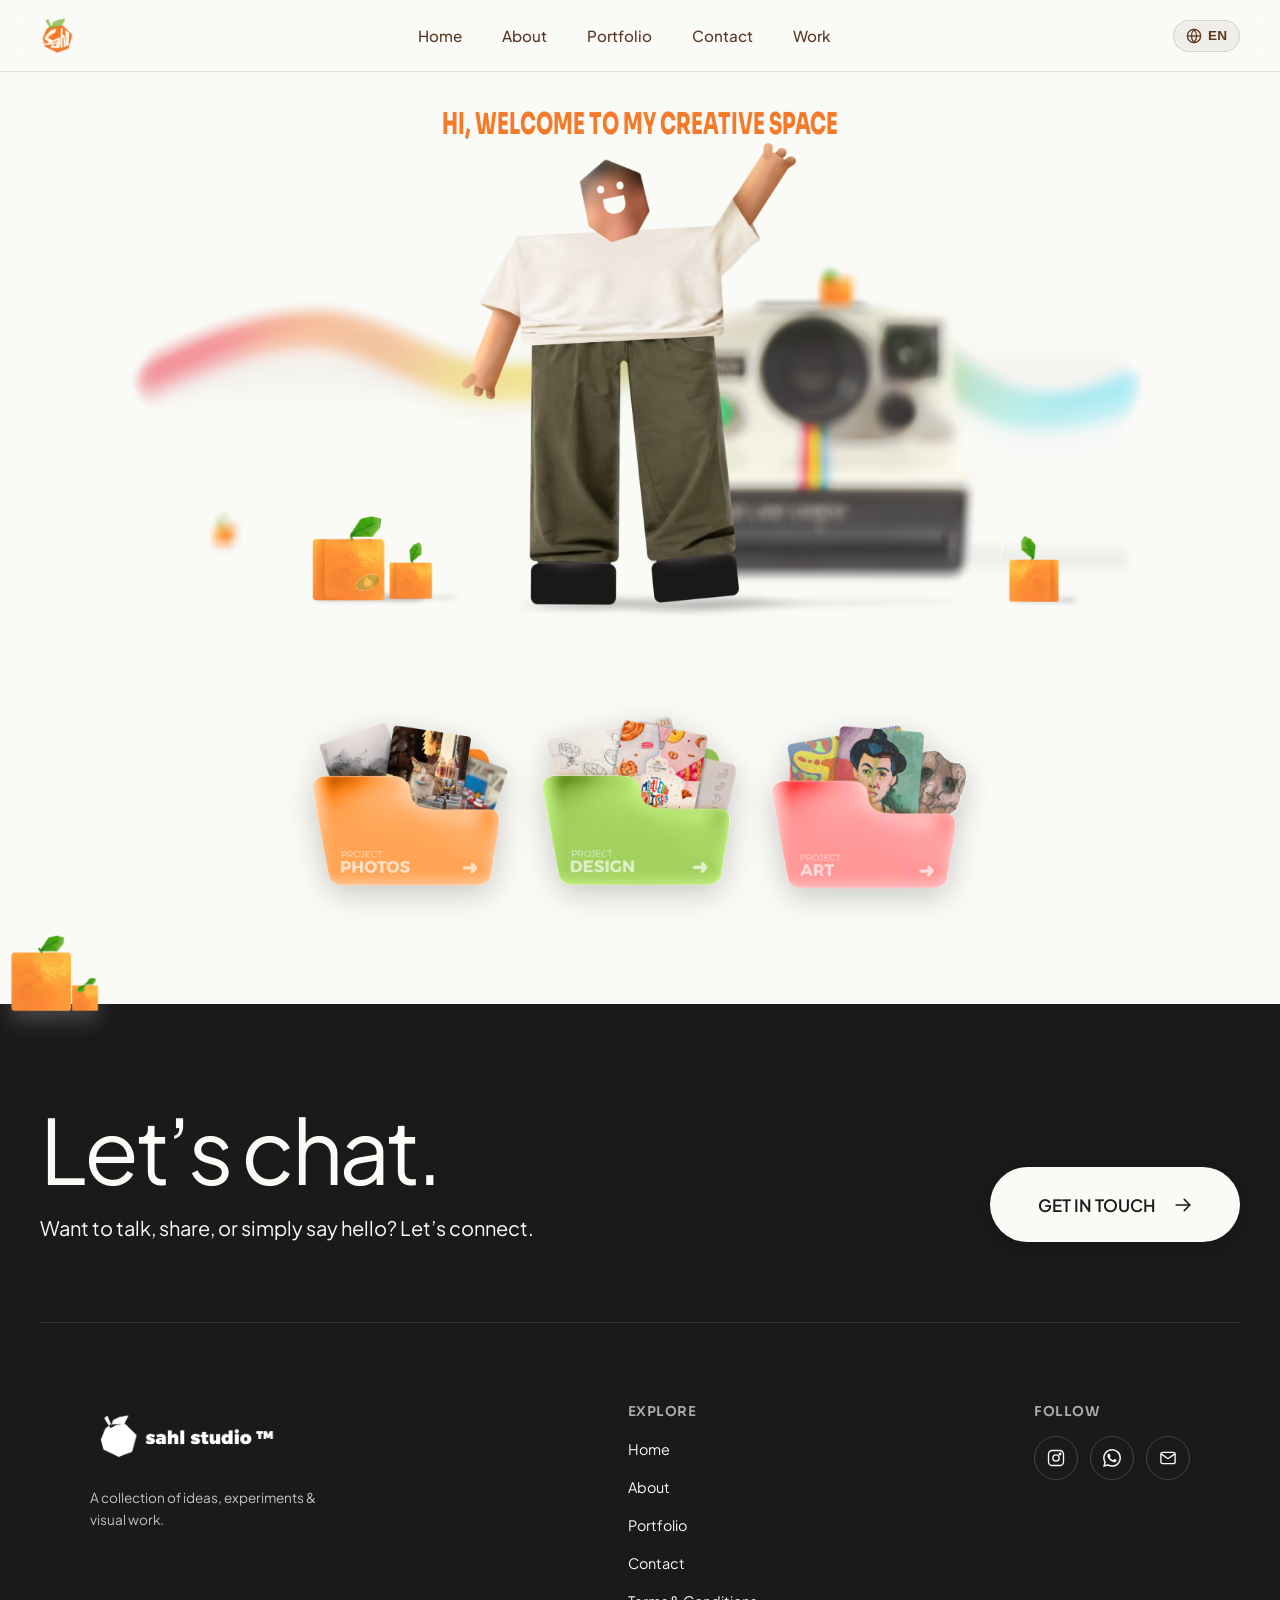
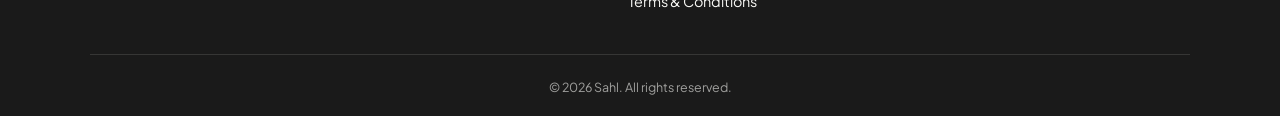
<file: index.html>
<!doctype html>
<html lang="en">
    <head>
        <meta charset="UTF-8" />
        <meta http-equiv="CONTENT-TYPE" content="text/html; charset=UTF-8" />
        <meta name="viewport" content="width=device-width, initial-scale=1.0" />
        <meta name="description" content="Portfolio of Sahl Lahouaoui" />
        <meta name="author" content="Sahl Lahouaoui" />
        <meta name="theme-color" content="#1A1A1A" />
        <link rel="icon" href="images/sahl studio logo favicon.webp" />
        <meta property="og:title" content="Sahl Portfolio" />
        <meta property="og:image" content="images/preview.jpg" />
        <meta property="og:type" content="website" />
        <link rel="stylesheet" href="styles/style.css" />
        <link rel="preconnect" href="https://fonts.googleapis.com" />
        <link rel="preconnect" href="https://fonts.gstatic.com" crossorigin />
        <link
            rel="stylesheet"
            href="https://fonts.googleapis.com/css2?family=Plus+Jakarta+Sans:wght@200..800&family=Sora:wght@100..800&display=swap"
        />
        <meta name="color-scheme" content="light" />
        <title>Sahl Portfolio</title>
    </head>
    <body>
        <site-loader></site-loader>
        <script type="module" src="components/SiteLoader.js"></script>
        <site-theme></site-theme>
        <site-header></site-header>
        <protected-img></protected-img>

        <section class="hero">
            <h1 class="hero-titel">Hi</h1>
            <h1 class="hero-subtitel-phone">WELCOME TO MY CREATIVE SPACE</h1>
            <h1 class="hero-subtitel-pc" data-i18n="hero_subtitel_pc" data-i18n-fit>
                HI, WELCOME TO MY CREATIVE SPACE
            </h1>
            <img src="images/home/hero img.webp" class="hero-img protected" />
        </section>

        <section class="portfolio">
            <div class="port-links">
                <a href="photography.html"
                    ><img src="images/home/link-img-photo.webp" class="protected"
                /></a>
                <a href="design.html"
                    ><img src="images/home/link-img-design.webp" class="protected"
                /></a>
                <a href="ART.html"><img src="images/home/link-img-art.webp" class="protected" /></a>
            </div>
        </section>
      <!-- about section -->
   <!--   <section class="about">
        <div class="g1"><img src="images/home/"></div>
        <div class="g2">2</div>
        <div class="g3">3</div>
        <div class="g4">4</div>
      </section> -->

      
      <!-- footer sub --> 
        <section class="footer-sub">
            <img src="images/home/orange.webp" />
        </section>
        <!-- =========================
           CONTACT SECTION
      ========================= -->

        <section class="contact-section" id="contact">
            <div class="contact-top">
                <div class="contact-text">
                    <h2 data-i18n="h2_contact">Let’s chat.</h2>
                    <p data-i18n="p_contact">
                        Want to talk, share, or simply say hello? Let’s connect.
                    </p>
                </div>
                <a href="contact.html" class="contact-button">
                    <span data-i18n="span_contact">GET IN TOUCH</span>
                    <span class="arrow">
                        <svg viewBox="0 0 20 20" fill="none" aria-hidden="true">
                            <path
                                d="M3.125 10H16.875"
                                stroke="currentColor"
                                stroke-width="1.5"
                                stroke-linecap="round"
                                stroke-linejoin="round"
                            />
                            <path
                                d="M11.25 4.375L16.875 10L11.25 15.625"
                                stroke="currentColor"
                                stroke-width="1.5"
                                stroke-linecap="round"
                                stroke-linejoin="round"
                            />
                        </svg>
                    </span>
                </a>
            </div>
            <div class="contact-line"></div>
        </section>

        <site-footer></site-footer>
        <script type="module" src="components/SiteFooter.js"></script>
        <script type="module" src="components/SiteHeader.js"></script>
        <script type="module" src="components/Theme.js"></script>
        <script type="module" src="components/ProtectedImg.js"></script>
    </body>
</html>
</file>
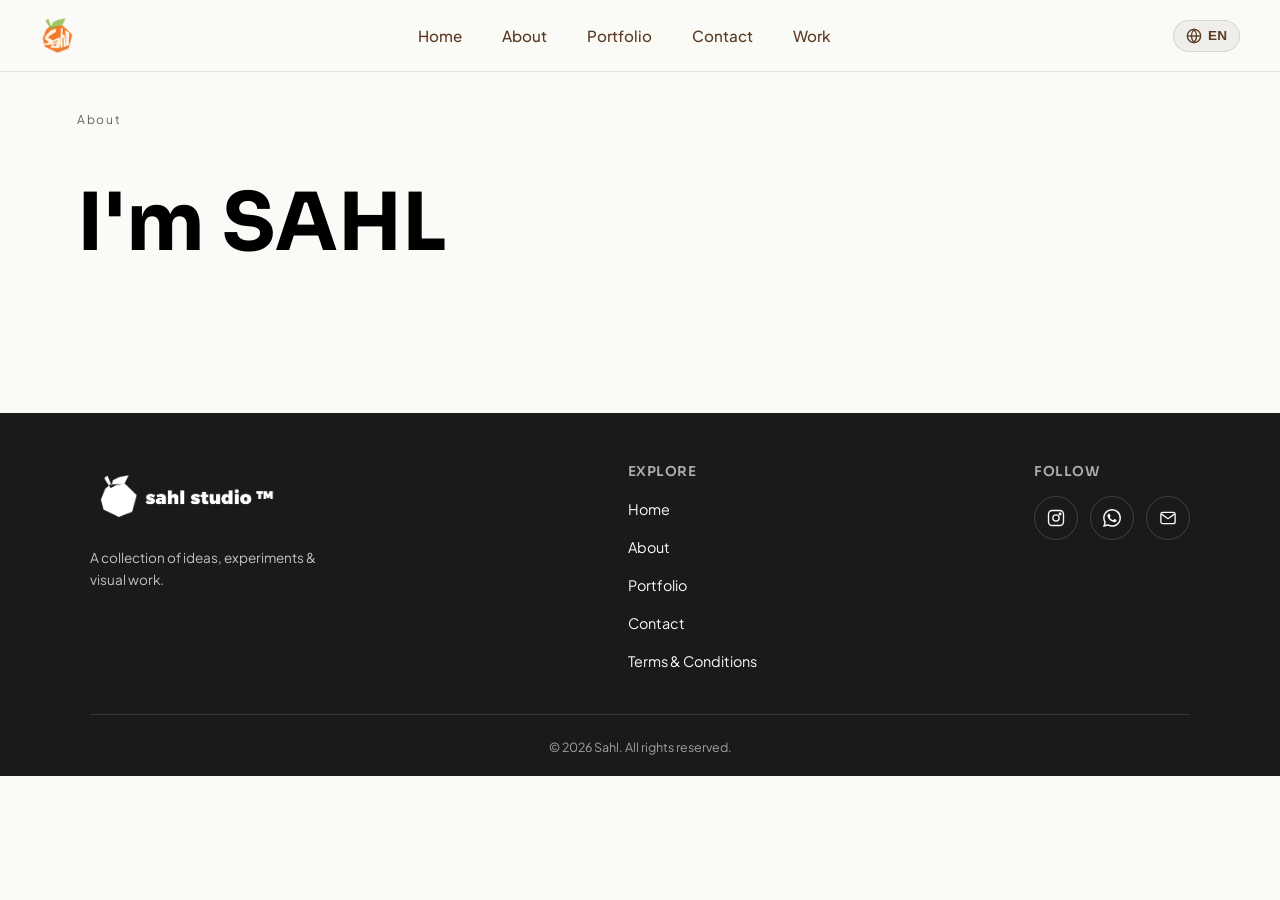
<file: about.html>
<!doctype html>
<html lang="en">
    <head>
        <meta charset="UTF-8" />
        <meta http-equiv="CONTENT-TYPE" content="text/html; charset=UTF-8" />
        <meta name="viewport" content="width=device-width, initial-scale=1.0" />
        <meta name="description" content="Portfolio of Sahl Lahouaoui" />
        <meta name="author" content="Sahl Lahouaoui" />
        <meta name="theme-color" content="var(--black)" />
        <link rel="icon" href="images/sahl studio logo favicon.webp" />
        <meta property="og:title" content="Sahl Portfolio" />
        <meta property="og:image" content="images/preview.jpg" />
        <meta property="og:type" content="website" />
        <link rel="stylesheet" href="styles/about.css" />
        <link rel="preconnect" href="https://fonts.googleapis.com" />
        <link rel="preconnect" href="https://fonts.gstatic.com" crossorigin />
        <link
            rel="stylesheet"
            href="https://fonts.googleapis.com/css2?family=Plus+Jakarta+Sans:wght@200..800&family=Sora:wght@100..800&display=swap"
        />
        <meta name="color-scheme" content="light" />
        <title>About - Sahl</title>
    </head>
    <body>
        <site-theme></site-theme>
        <site-header></site-header>

        <section class="about">
            <span class="about-label">About</span>
            <div class="about-1">
                <h1>I'm SAHL</h1>
            </div>
        </section>

        <site-footer></site-footer>
        <script type="module" src="components/SiteFooter.js"></script>
        <script type="module" src="components/SiteHeader.js"></script>
        <script type="module" src="components/Theme.js"></script>
    </body>
</html>
</file>
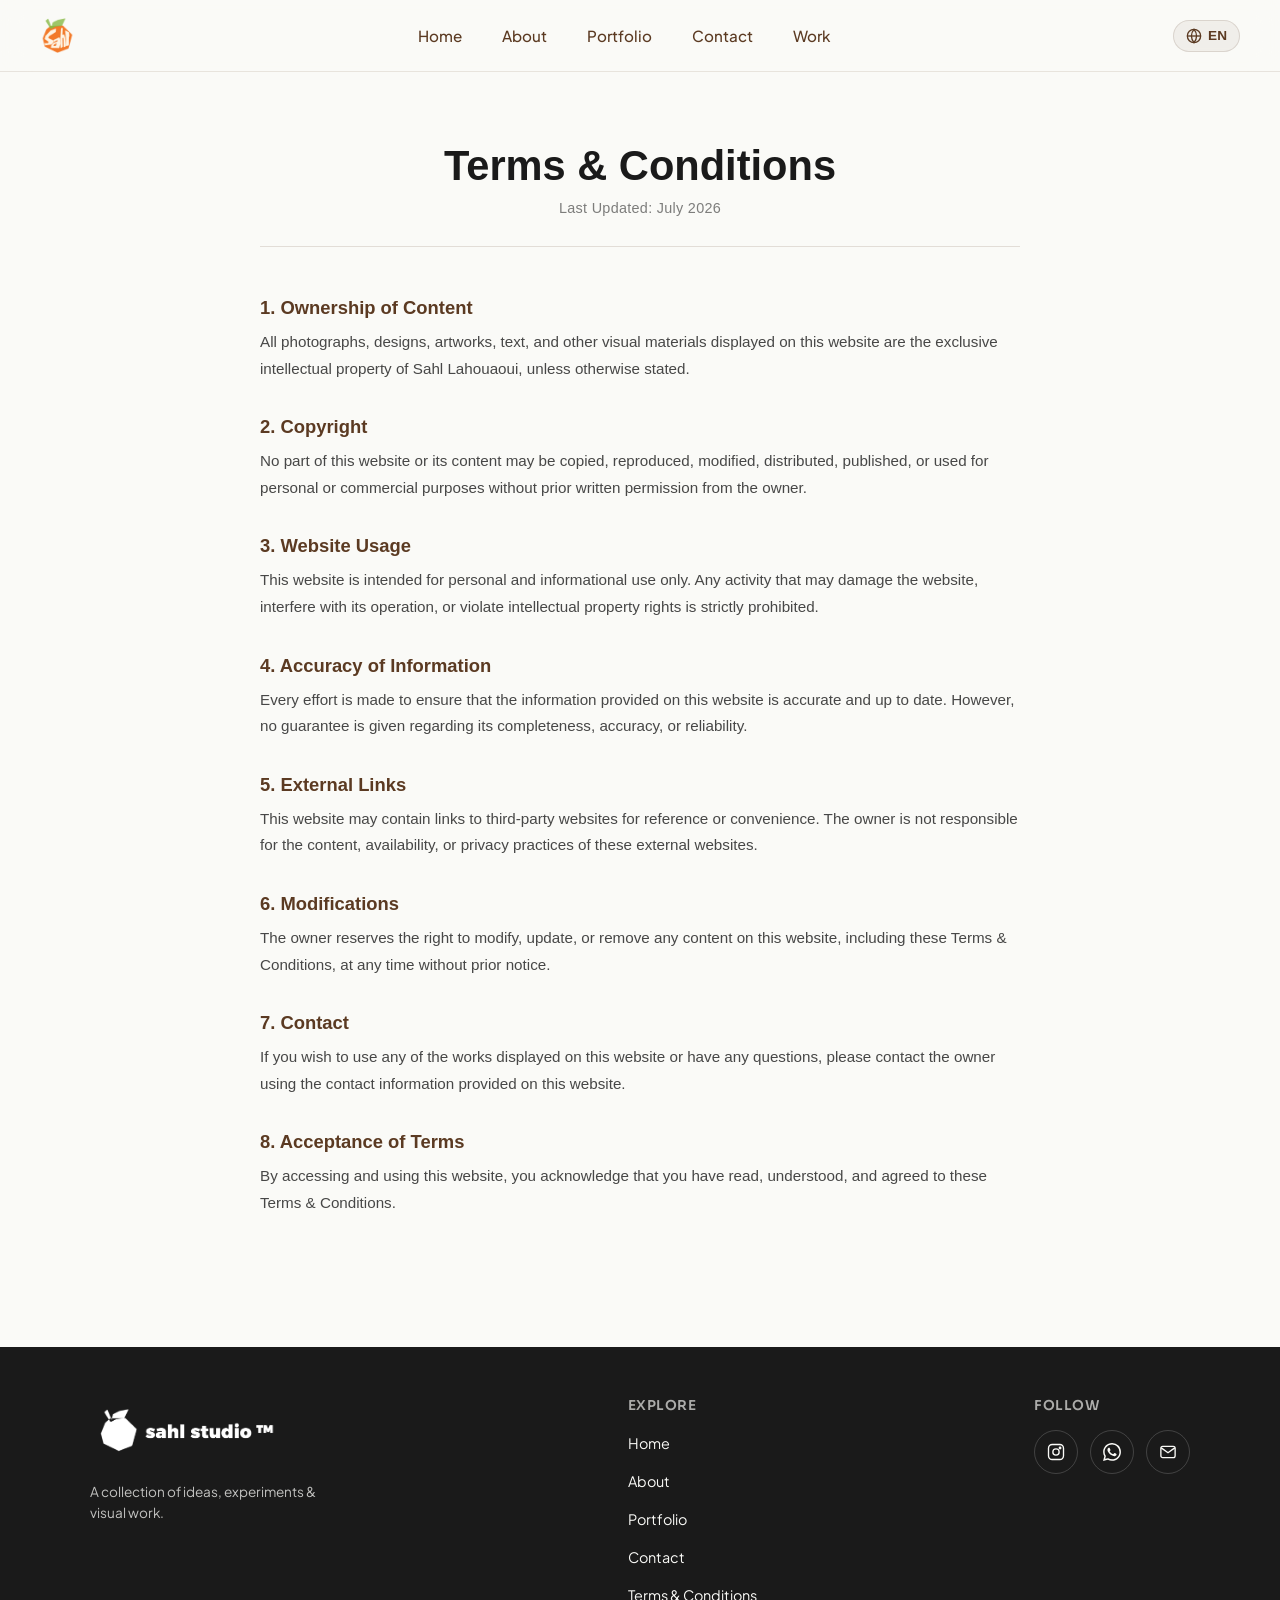
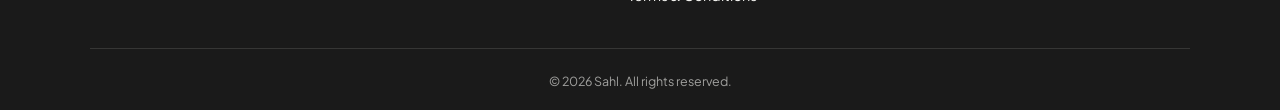
<file: terms.html>
<!doctype html>
<html lang="en">
    <head>
        <meta charset="UTF-8" />
        <meta http-equiv="CONTENT-TYPE" content="text/html; charset=UTF-8" />
        <meta name="viewport" content="width=device-width, initial-scale=1.0" />
        <meta name="description" content="Portfolio of Sahl Lahouaoui" />
        <meta name="author" content="Sahl Lahouaoui" />
        <meta name="theme-color" content="var(--black)" />
        <link rel="icon" href="images/logo/logo-favicon.webp" />
        <meta property="og:title" content="Sahl Portfolio" />
        <meta property="og:image" content="images/logo/preview.webp" />
        <meta property="og:type" content="website" />
        <link rel="stylesheet" href="styles/terms-style.css" />
        <link rel="preconnect" href="https://fonts.googleapis.com" />
        <link rel="preconnect" href="https://fonts.gstatic.com" crossorigin />
        <link
            rel="stylesheet"
            href="https://fonts.googleapis.com/css2?family=Plus+Jakarta+Sans:wght@200..800&family=Sora:wght@100..800&display=swap"
        />
        <meta name="color-scheme" content="light" />
        <title>Terms & Conditions - Sahl</title>
    </head>
    <body>
        <site-theme></site-theme>
        <site-header></site-header>

        <div class="overlay" id="overlay"></div>

        <!-- ===== TERMS & CONDITIONS ===== -->
        <section class="terms-section">
            <div class="terms-wrapper">
                <div class="terms-head">
                    <h1 class="terms-title" data-i18n="terms_title">Terms & Conditions</h1>
                    <p class="terms-updated" data-i18n="terms_updated">Last Updated: July 2026</p>
                </div>

                <div class="terms-body">
                    <article class="terms-item">
                        <h2 data-i18n="t1_title">1. Ownership of Content</h2>
                        <p data-i18n="t1_text">
                            All photographs, designs, artworks, text, and other visual materials
                            displayed on this website are the exclusive intellectual property of
                            Sahl Lahouaoui, unless otherwise stated.
                        </p>
                    </article>

                    <article class="terms-item">
                        <h2 data-i18n="t2_title">2. Copyright</h2>
                        <p data-i18n="t2_text">
                            No part of this website or its content may be copied, reproduced,
                            modified, distributed, published, or used for personal or commercial
                            purposes without prior written permission from the owner.
                        </p>
                    </article>

                    <article class="terms-item">
                        <h2 data-i18n="t3_title">3. Website Usage</h2>
                        <p data-i18n="t3_text">
                            This website is intended for personal and informational use only. Any
                            activity that may damage the website, interfere with its operation, or
                            violate intellectual property rights is strictly prohibited.
                        </p>
                    </article>

                    <article class="terms-item">
                        <h2 data-i18n="t4_title">4. Accuracy of Information</h2>
                        <p data-i18n="t4_text">
                            Every effort is made to ensure that the information provided on this
                            website is accurate and up to date. However, no guarantee is given
                            regarding its completeness, accuracy, or reliability.
                        </p>
                    </article>

                    <article class="terms-item">
                        <h2 data-i18n="t5_title">5. External Links</h2>
                        <p data-i18n="t5_text">
                            This website may contain links to third-party websites for reference or
                            convenience. The owner is not responsible for the content, availability,
                            or privacy practices of these external websites.
                        </p>
                    </article>

                    <article class="terms-item">
                        <h2 data-i18n="t6_title">6. Modifications</h2>
                        <p data-i18n="t6_text">
                            The owner reserves the right to modify, update, or remove any content on
                            this website, including these Terms & Conditions, at any time without
                            prior notice.
                        </p>
                    </article>

                    <article class="terms-item">
                        <h2 data-i18n="t7_title">7. Contact</h2>
                        <p data-i18n="t7_text">
                            If you wish to use any of the works displayed on this website or have
                            any questions, please contact the owner using the contact information
                            provided on this website.
                        </p>
                    </article>

                    <article class="terms-item">
                        <h2 data-i18n="t8_title">8. Acceptance of Terms</h2>
                        <p data-i18n="t8_text">
                            By accessing and using this website, you acknowledge that you have read,
                            understood, and agreed to these Terms & Conditions.
                        </p>
                    </article>
                </div>
            </div>
        </section>

        <site-footer></site-footer>
        <script type="module" src="components/SiteFooter.js"></script>
        <script type="module" src="components/SiteHeader.js"></script>
        <script type="module" src="components/Theme.js"></script>
    </body>
</html>
</file>
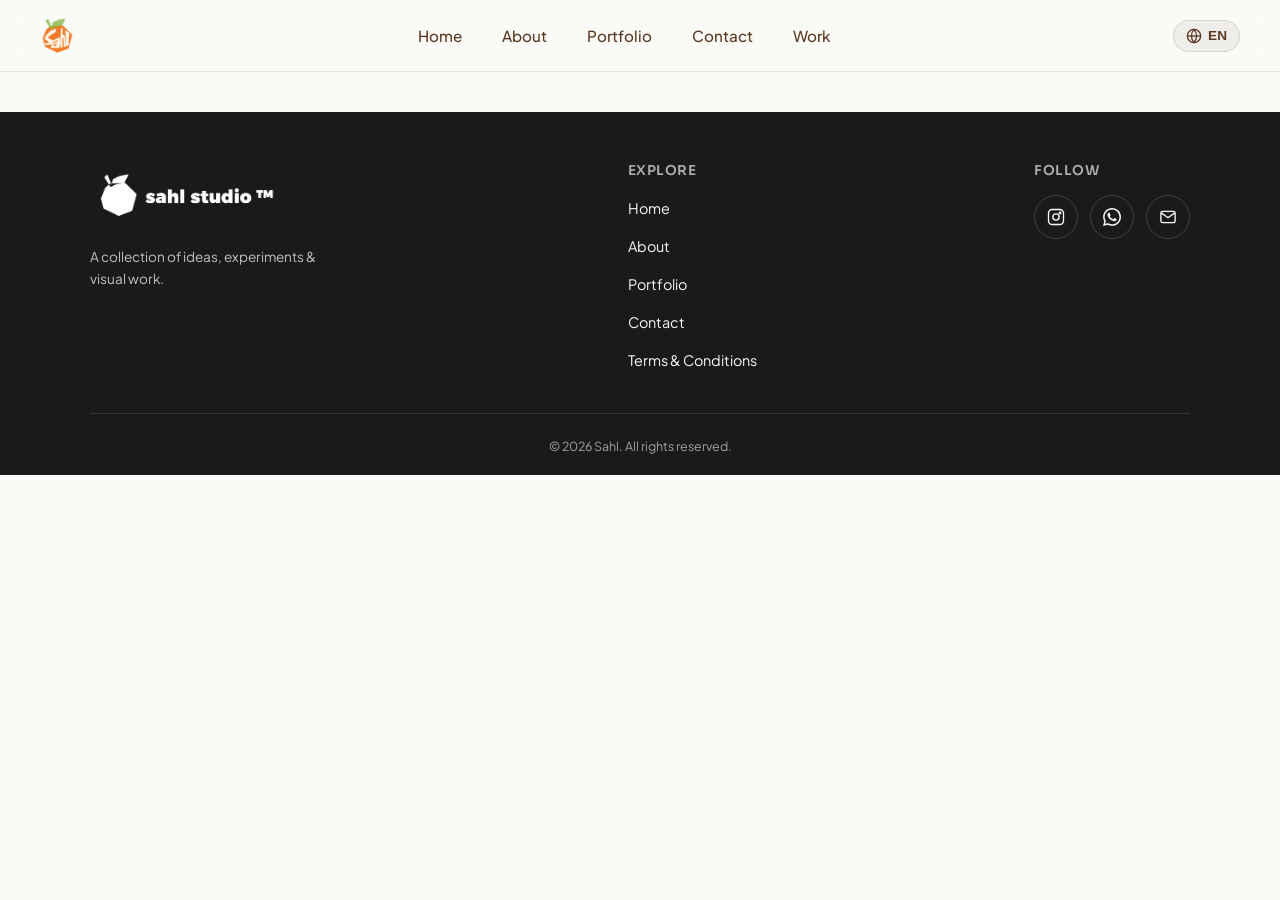
<file: test.html>
<!doctype html>
<html lang="en">
    <head>
        <meta charset="UTF-8" />
        <meta http-equiv="CONTENT-TYPE" content="text/html; charset=UTF-8" />
        <meta name="viewport" content="width=device-width, initial-scale=1.0" />
        <meta name="description" content="Portfolio of Sahl Lahouaoui" />
        <meta name="author" content="Sahl Lahouaoui" />
        <meta name="theme-color" content="var(--black)" />
        <link rel="icon" href="images/sahl studio logo favicon.webp" />
        <meta property="og:title" content="Sahl Portfolio" />
        <meta property="og:image" content="images/preview.jpg" />
        <meta property="og:type" content="website" />
        <link rel="stylesheet" href="styles/terms-style.css" />
        <link rel="preconnect" href="https://fonts.googleapis.com" />
        <link rel="preconnect" href="https://fonts.gstatic.com" crossorigin />
        <link
            rel="stylesheet"
            href="https://fonts.googleapis.com/css2?family=Plus+Jakarta+Sans:wght@200..800&family=Sora:wght@100..800&display=swap"
        />
        <meta name="color-scheme" content="light" />
        <title>design - Sahl</title>
    </head>
    <body>
        <site-theme></site-theme>
        <site-header></site-header>

        <site-footer></site-footer>
        <script type="module" src="components/SiteFooter.js"></script>
        <script type="module" src="components/SiteHeader.js"></script>
        <script type="module" src="components/Theme.js"></script>
    </body>
</html>
</file>
<file: styles/style.css>
.invisible-space {
    display: none;
}

.hero {
    display: flex;
    flex-direction: column;
    align-items: center;
    justify-items: center;
    margin: 40px 0px 80px 0;
}

.hero-titel {
    font-size: 320px;
    font-weight: 900;
    color: var(--black);
    display: none;
}

.hero-subtitel-pc {
    font-size: 20px;
    font-weight: 900;
    color: var(--orange);
    transform: scaleY(1.5);
}

.hero-subtitel-phone {
    display: none;
}

.hero-img {
    width: 80%;
    height: auto;
}
/* ========================================
              PORTFOLIO
======================================== */

.portfolio {
    display: flex;

    justify-content: center;

    margin: 40px 0 100px;
}

.port-links {
    display: flex;

    justify-content: center;
    align-items: center;

    gap: 30px;
}

.port-links img {
    width: 200px;

    height: auto;

    display: block;

    filter: drop-shadow(0 8px 15px rgba(0, 0, 0, 0.2));

    transition: transform 0.3s ease;
}

.port-links img:hover {
    transform: scale(1.05);
}

/* =========================
           CONTACT
========================= */
.contact-section {
    background: var(--black);

    color: var(--white);

    padding: 100px 40px 30px;

    margin-top: 30px;
}

.contact-top {
    display: flex;

    justify-content: space-between;

    align-items: flex-end;

    gap: 60px;

    max-width: 1400px;

    margin: 0 auto;
}

.contact-text {
    max-width: 700px;
}

.contact-text h2 {
    margin: 0 0 20px;

    font-size: clamp(60px, 7vw, 90px);

    font-weight: 400;

    line-height: 1;

    letter-spacing: -0.04em;
}

.contact-text p {
    margin: 0;

    max-width: 650px;

    font-size: clamp(17px, 2vw, 20px);

    line-height: 1.4;
}

/* CONTACT LINE */

.contact-line {
    width: 100%;

    max-width: 1400px;

    height: 1px;

    background: #333;

    margin: 80px auto 0;
}

/* CONTACT BUTTON */

.contact-button {
    background: var(--white);

    color: var(--black);
}

/* ========================================
              BUTTONS
======================================== */

.contact-button {
    min-width: 250px;

    height: 75px;

    display: flex;

    align-items: center;
    justify-content: center;

    gap: 18px;

    border-radius: 100px;

    text-decoration: none;

    font-size: 17px;

    font-weight: 600;

    flex-shrink: 0;

    box-shadow: 0 4px 20px rgba(0, 0, 0, 0.2);

    transition:
        transform 0.2s ease,
        box-shadow 0.2s ease,
        filter 0.2s ease;
}

/* BUTTON ARROW */

.about-button .arrow,
.contact-button .arrow {
    width: 20px;

    height: 20px;

    display: flex;

    flex-shrink: 0;

    transition: transform 0.3s ease;
}

.contact-button svg {
    width: 100%;

    height: 100%;
}

/* BUTTON HOVER */

.contact-button:hover {
    filter: brightness(1.1);
}

.contact-button:hover .arrow {
    transform: translateX(6px);
}

/* BUTTON ACTIVE */

.contact-button:active {
    transform: translateY(3px);

    box-shadow: 0 1px 0 rgba(0, 0, 0, 0.2);

    filter: brightness(0.95);
}

/* ===== RESPONSIVE: phone size ===== */
@media (max-width: 768px) {
    .hero {
        margin-top: 0;
        width: 100%;
        max-width: 100vw;
        overflow: hidden;
    }
    .hero-titel {
        margin-top: 40px;
        line-height: 0.7;
        display: block;
    }

    .hero-subtitel-pc {
        display: none;
    }

    .hero-subtitel-phone {
        font-size: 17px;
        font-weight: 900;
        color: var(--orange);
        display: block;
    }
    .hero-img {
        width: 180%;
        margin-top: 10px;
    }
    /* ================================
             PORTFOLIO
    ================================ */

    .portfolio {
        margin: 40px 0 80px;
    }

    .port-links {
        flex-direction: column;

        gap: 20px;
    }

    .port-links img {
        width: min(200px, 65vw);
    }

    /* ================================
              CONTACT
    ================================ */

    .contact-section {
        padding: 60px 24px 25px;

        margin-top: 20px;
    }

    .contact-top {
        display: flex;

        flex-direction: column;

        align-items: flex-start;

        gap: 35px;
    }

    .contact-text {
        max-width: none;

        width: 100%;
    }

    .contact-text h2 {
        font-size: clamp(50px, 14vw, 68px);

        margin-bottom: 28px;

        letter-spacing: -0.04em;
    }

    .contact-text p {
        font-size: 20px;

        line-height: 1.45;

        margin-bottom: 10px;

        max-width: 600px;
    }

    .contact-button {
        justify-content: center;

        align-items: center;

        width: 100%;

        min-width: 0;

        max-width: 300px;

        height: 65px;
    }

    .contact-line {
        margin-top: 60px;
    }
}

.footer-sub {
    margin-left: 3px;
    position: absolute;
}
.footer-sub img {
    width: 100px;
    height: auto;
    transform: translateY(-70px);
    filter: drop-shadow(0 10px 10px rgba(250, 250, 250, 0.2));
}

/* ======== about section ======= */

.about {
    display: grid;
    flex-direction: grid;
    gap: 20px;
    margin-bottom: 30px;
    grid-template-columns: 100px 200px;
    grid-template-rows: 100px 100px;
    justify-content: center;
}
.about div {
    background-color: var(--black);
    padding: 20px;
}
.g4,
.g3,
.g2 {
    border-radius: 20px;
}

.g1 {
    border-radius: 100px;
}
.g1 img {
    width: 50px;
    height: about;
}
</file>
<file: styles/about.css>
.about {
    position: relative;
    min-height: 0;
    padding: 100px 6vw;
    display: flex;
    flex-direction: column;
    justify-content: center;
}

.about-label {
    position: absolute;
    top: 40px;
    left: 6vw;
    font-size: 12px;
    letter-spacing: 0.15em;
    opacity: 0.6;
}

.about-1 {
    display: flex;
    flex-direction: column;
}
.about-1 h1 {
    font-size: 80px;
}
</file>
<file: styles/terms-style.css>
/* ===== TERMS & CONDITIONS PAGE ===== */

.terms-section {
    background: var(--white);
    padding: 70px 20px 90px;
}

.terms-wrapper {
    max-width: 760px;
    margin: 0 auto;
}

.terms-head {
    text-align: center;
    margin-bottom: 50px;
    padding-bottom: 30px;
    border-bottom: 1px solid rgba(91, 58, 34, 0.15);
}

.terms-title {
    font-family: 'Space Grotesk', sans-serif;
    font-size: clamp(2rem, 5vw, 2.6rem);
    font-weight: 600;
    color: var(--black);
    margin-bottom: 10px;
}

.terms-updated {
    font-family: 'Manrope', sans-serif;
    font-size: 0.9rem;
    color: rgba(0, 0, 0, 0.5);
    letter-spacing: 0.3px;
}

.terms-body {
    display: flex;
    flex-direction: column;
    gap: 34px;
}

.terms-item h2 {
    font-family: 'Space Grotesk', sans-serif;
    font-size: 1.15rem;
    font-weight: 600;
    color: #5b3a22;
    margin-bottom: 10px;
}

.terms-item p {
    font-family: 'Manrope', sans-serif;
    font-size: 0.95rem;
    line-height: 1.75;
    color: rgba(26, 26, 26, 0.8);
}

/* RTL adjustments for Arabic */
.terms-head.ar-text,
.terms-item.ar-text {
    text-align: right;
}

html[lang='ar'] .terms-title,
html[lang='ar'] .terms-updated,
html[lang='ar'] .terms-item h2,
html[lang='ar'] .terms-item p {
    text-align: right;
}

@media (max-width: 768px) {
    .terms-section {
        padding: 50px 16px 70px;
    }
    .terms-item h2 {
        font-size: 1.05rem;
    }
    .terms-item p {
        font-size: 0.9rem;
    }
}
</file>
